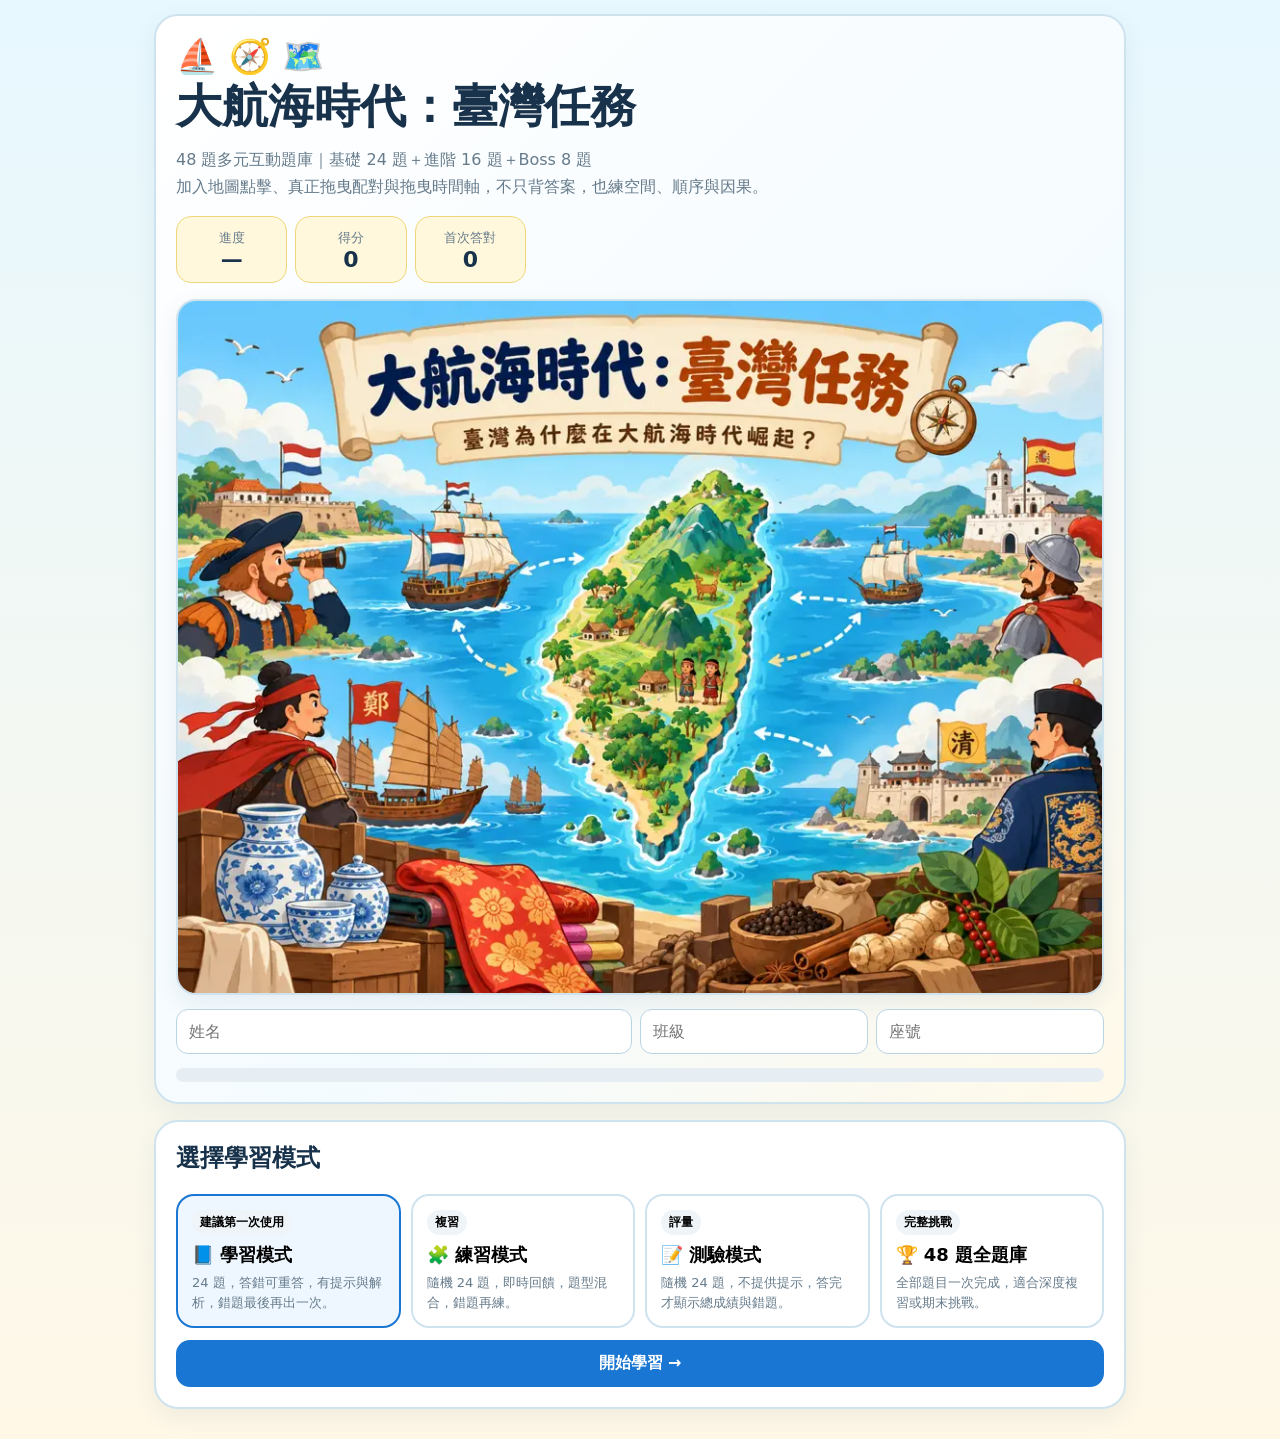
<file: index.html>
<!doctype html><html lang="zh-Hant"><head><meta charset="utf-8"><meta name="viewport" content="width=device-width,initial-scale=1"><title>大航海時代：臺灣任務｜48題多元互動題庫</title><link rel="stylesheet" href="app.css?v=5"><link rel="stylesheet" href="interactions.css?v=5"></head><body><main class="wrap"><section class="card hero"><div class="head"><div><div style="font-size:34px">⛵ 🧭 🗺️</div><h1 class="title">大航海時代：臺灣任務</h1><p class="sub">48 題多元互動題庫｜基礎 24 題＋進階 16 題＋Boss 8 題<br>加入地圖點擊、真正拖曳配對與拖曳時間軸，不只背答案，也練空間、順序與因果。</p></div><div class="stats"><div class="stat"><span class="small">進度</span><br><b id="stageStat">—</b></div><div class="stat"><span class="small">得分</span><br><b id="scoreStat">0</b></div><div class="stat"><span class="small">首次答對</span><br><b id="firstStat">0</b></div></div></div><div class="identity"><input id="studentName" placeholder="姓名"><input id="studentClass" placeholder="班級"><input id="studentNo" placeholder="座號"></div><div class="progress"><div class="bar" id="bar"></div></div></section><section class="card" id="modePanel"><h2 style="margin-top:0">選擇學習模式</h2><div class="modeGrid"><button class="mode active" data-mode="learn"><span class="modeTag">建議第一次使用</span><b>📘 學習模式</b><span class="small">24 題，答錯可重答，有提示與解析，錯題最後再出一次。</span></button><button class="mode" data-mode="practice"><span class="modeTag">複習</span><b>🧩 練習模式</b><span class="small">隨機 24 題，即時回饋，題型混合，錯題再練。</span></button><button class="mode" data-mode="test"><span class="modeTag">評量</span><b>📝 測驗模式</b><span class="small">隨機 24 題，不提供提示，答完才顯示總成績與錯題。</span></button><button class="mode" data-mode="full"><span class="modeTag">完整挑戰</span><b>🏆 48 題全題庫</b><span class="small">全部題目一次完成，適合深度複習或期末挑戰。</span></button></div><button class="start" id="startBtn">開始學習 →</button></section><section class="card hidden" id="game"><div class="chapter" id="chapter"></div><h2 class="qtitle" id="qtitle"></h2><div class="meta"><span class="pill" id="levelPill"></span><span class="pill" id="typePill"></span></div><div class="visual" id="visual"></div><div class="qtext" id="qtext"></div><div id="answerArea"></div><div class="feedback" id="feedback" aria-live="polite"></div><div class="hint" id="hintbox"></div><div class="actions"><button class="btn secondary" id="hintBtn">💡 使用提示</button><button class="btn ghost hidden" id="prevBtn">← 上一題</button><button class="btn primary hidden" id="nextBtn">下一題 →</button></div></section><section class="card result" id="result"><div class="grade" id="grade"></div><p id="summary"></p><div class="reportGrid"><div class="reportBox"><span class="small">正確率</span><br><b id="accuracy">0%</b></div><div class="reportBox"><span class="small">首次答對</span><br><b id="firstReport">0</b></div><div class="reportBox"><span class="small">錯題數</span><br><b id="wrongReport">0</b></div></div><div class="badgeRow" id="badges"></div><div class="certificate"><div style="font-size:40px">🏆</div><h2>大航海時代學習證書</h2><p id="certName"></p><p id="certMode"></p><p><b id="certScore"></b></p></div><h3>錯題回顧</h3><div class="review" id="review"></div><div class="actions"><button class="btn primary" id="restartBtn">重新選擇模式</button></div></section></main><script src="tracking-config.js?v=1"></script><script src="questions.js?v=5"></script><script src="app3.js?v=5"></script><script src="visuals.js?v=6"></script><script src="tracking.js?v=1"></script></body></html>
</file>
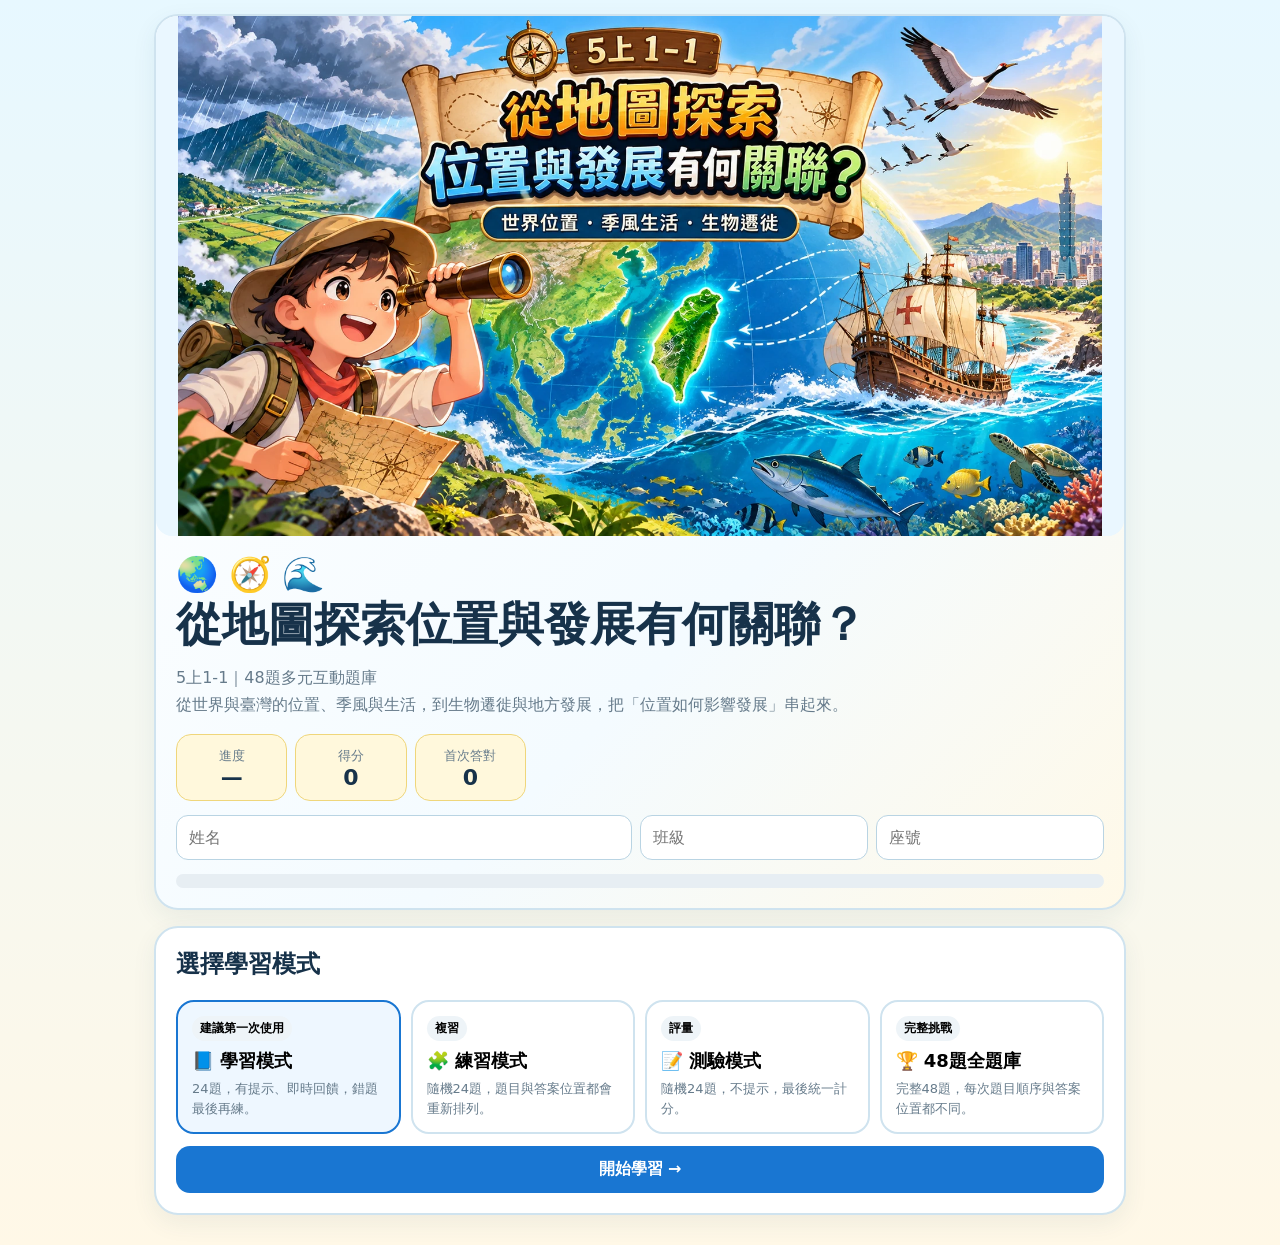
<file: 1-1/index.html>
<!doctype html><html lang="zh-Hant"><head><meta charset="utf-8"><meta name="viewport" content="width=device-width,initial-scale=1"><title>從地圖探索位置與發展有何關聯？｜1-1互動學習遊戲</title><link rel="stylesheet" href="app.css?v=3"></head><body><main class="wrap"><section class="card hero"><div class="heroBanner"><img src="images/hero-1-1.webp?v=3" alt="5上1-1 從地圖探索位置與發展有何關聯？主題圖"></div><div class="head"><div><div style="font-size:34px">🌏 🧭 🌊</div><h1 class="title">從地圖探索位置與發展有何關聯？</h1><p class="sub">5上1-1｜48題多元互動題庫<br>從世界與臺灣的位置、季風與生活，到生物遷徙與地方發展，把「位置如何影響發展」串起來。</p></div><div class="stats"><div class="stat"><span class="small">進度</span><br><b id="stageStat">—</b></div><div class="stat"><span class="small">得分</span><br><b id="scoreStat">0</b></div><div class="stat"><span class="small">首次答對</span><br><b id="firstStat">0</b></div></div></div><div class="identity"><input id="studentName" placeholder="姓名"><input id="studentClass" placeholder="班級"><input id="studentNo" placeholder="座號"></div><div class="progress"><div class="bar" id="bar"></div></div></section><section class="card" id="modePanel"><h2 style="margin-top:0">選擇學習模式</h2><div class="modeGrid"><button class="mode active" data-mode="learn"><span class="modeTag">建議第一次使用</span><b>📘 學習模式</b><span class="small">24題，有提示、即時回饋，錯題最後再練。</span></button><button class="mode" data-mode="practice"><span class="modeTag">複習</span><b>🧩 練習模式</b><span class="small">隨機24題，題目與答案位置都會重新排列。</span></button><button class="mode" data-mode="test"><span class="modeTag">評量</span><b>📝 測驗模式</b><span class="small">隨機24題，不提示，最後統一計分。</span></button><button class="mode" data-mode="full"><span class="modeTag">完整挑戰</span><b>🏆 48題全題庫</b><span class="small">完整48題，每次題目順序與答案位置都不同。</span></button></div><button class="start" id="startBtn">開始學習 →</button></section><section class="card hidden" id="game"><div class="chapter" id="chapter"></div><h2 class="qtitle" id="qtitle"></h2><div class="meta"><span class="pill" id="levelPill"></span><span class="pill" id="typePill"></span></div><div class="visual" id="visual"></div><div class="qtext" id="qtext"></div><div id="answerArea"></div><div class="feedback" id="feedback" aria-live="polite"></div><div class="hint" id="hintbox"></div><div class="actions"><button class="btn secondary" id="hintBtn">💡 使用提示</button><button class="btn primary hidden" id="nextBtn">下一題 →</button></div></section><section class="card result" id="result"><div class="grade" id="grade"></div><p id="summary"></p><div class="reportGrid"><div class="reportBox"><span class="small">正確率</span><br><b id="accuracy">0%</b></div><div class="reportBox"><span class="small">首次答對</span><br><b id="firstReport">0</b></div><div class="reportBox"><span class="small">錯題數</span><br><b id="wrongReport">0</b></div></div><div class="badgeRow" id="badges"></div><div class="certificate"><div style="font-size:42px">🧭</div><h2>地圖探索學習證書</h2><p>完成「從地圖探索位置與發展有何關聯？」學習挑戰</p><p id="certName"></p><p id="certMode"></p><p><b id="certScore"></b></p></div><h3>錯題回顧</h3><div class="review" id="review"></div><div class="actions"><button class="btn primary" id="restartBtn">重新選擇模式</button></div></section></main><script src="questions.js?v=2"></script><script src="app.js?v=2"></script><script src="visuals.js?v=5"></script></body></html>
</file>
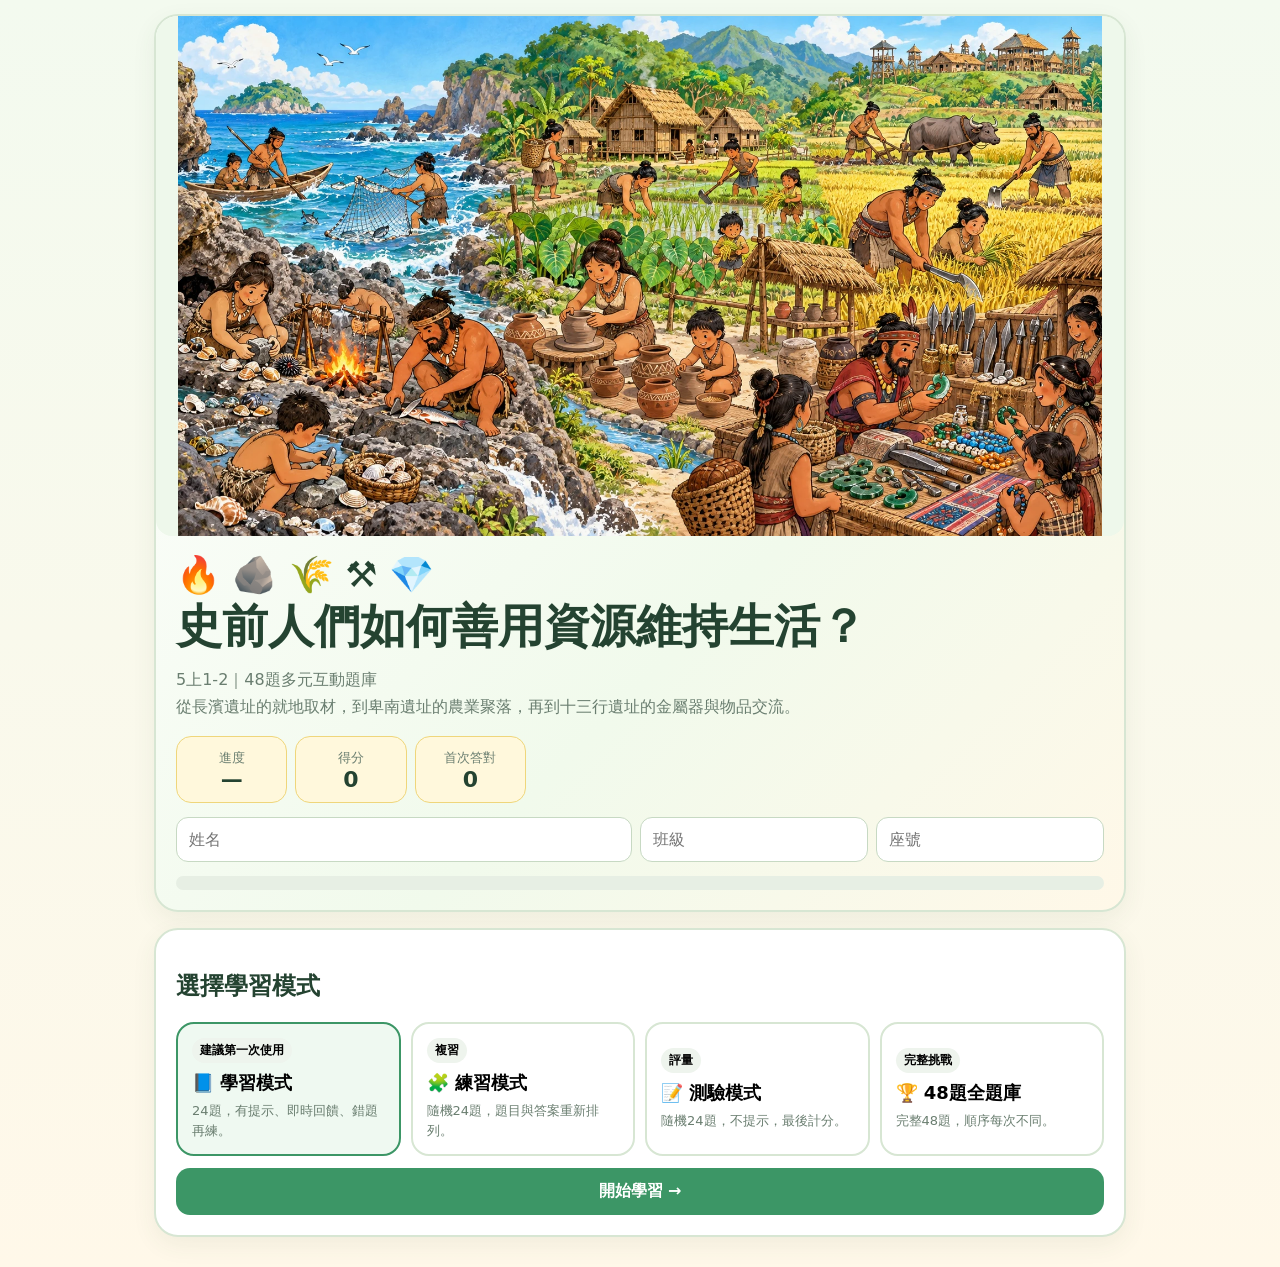
<file: 1-2/index.html>
<!doctype html><html lang="zh-Hant"><head><meta charset="utf-8"><meta name="viewport" content="width=device-width,initial-scale=1"><title>史前人們如何善用資源維持生活？｜1-2互動學習遊戲</title><link rel="stylesheet" href="app.css?v=5"></head><body><main class="wrap"><section class="card hero"><div class="heroBanner"><img src="images/hero-1-2.webp?v=5" alt="5上1-2 史前人們如何善用資源維持生活？主題圖"></div><div class="head"><div><div style="font-size:36px">🔥 🪨 🌾 ⚒️ 💎</div><h1 class="title">史前人們如何善用資源維持生活？</h1><p class="sub">5上1-2｜48題多元互動題庫<br>從長濱遺址的就地取材，到卑南遺址的農業聚落，再到十三行遺址的金屬器與物品交流。</p></div><div class="stats"><div class="stat"><span class="small">進度</span><br><b id="stageStat">—</b></div><div class="stat"><span class="small">得分</span><br><b id="scoreStat">0</b></div><div class="stat"><span class="small">首次答對</span><br><b id="firstStat">0</b></div></div></div><div class="identity"><input id="studentName" placeholder="姓名"><input id="studentClass" placeholder="班級"><input id="studentNo" placeholder="座號"></div><div class="progress"><div class="bar" id="bar"></div></div></section><section class="card" id="modePanel"><h2>選擇學習模式</h2><div class="modeGrid"><button class="mode active" data-mode="learn"><span class="modeTag">建議第一次使用</span><b>📘 學習模式</b><span class="small">24題，有提示、即時回饋、錯題再練。</span></button><button class="mode" data-mode="practice"><span class="modeTag">複習</span><b>🧩 練習模式</b><span class="small">隨機24題，題目與答案重新排列。</span></button><button class="mode" data-mode="test"><span class="modeTag">評量</span><b>📝 測驗模式</b><span class="small">隨機24題，不提示，最後計分。</span></button><button class="mode" data-mode="full"><span class="modeTag">完整挑戰</span><b>🏆 48題全題庫</b><span class="small">完整48題，順序每次不同。</span></button></div><button class="start" id="startBtn">開始學習 →</button></section><section class="card hidden" id="game"><div class="chapter" id="chapter"></div><h2 class="qtitle" id="qtitle"></h2><div class="meta"><span class="pill" id="levelPill"></span><span class="pill" id="typePill"></span></div><div class="visual" id="visual"></div><div class="qtext" id="qtext"></div><div id="answerArea"></div><div class="feedback" id="feedback"></div><div class="hint" id="hintbox"></div><div class="actions"><button class="btn secondary" id="hintBtn">💡 使用提示</button><button class="btn primary hidden" id="nextBtn">下一題 →</button></div></section><section class="card result" id="result"><div class="grade" id="grade"></div><p id="summary"></p><div class="reportGrid"><div class="reportBox"><span class="small">正確率</span><br><b id="accuracy">0%</b></div><div class="reportBox"><span class="small">首次答對</span><br><b id="firstReport">0</b></div><div class="reportBox"><span class="small">錯題數</span><br><b id="wrongReport">0</b></div></div><div class="certificate"><div style="font-size:42px">🏺</div><h2>史前資源探索學習證書</h2><p>完成「史前人們如何善用資源維持生活？」學習挑戰</p><p id="certName"></p><p id="certMode"></p><p><b id="certScore"></b></p></div><h3>錯題回顧</h3><div class="review" id="review"></div><div class="actions"><button class="btn primary" id="restartBtn">重新選擇模式</button></div></section></main><script src="questions.js?v=1"></script><script src="app.js?v=5"></script><script src="visuals.js?v=5"></script></body></html>
</file>
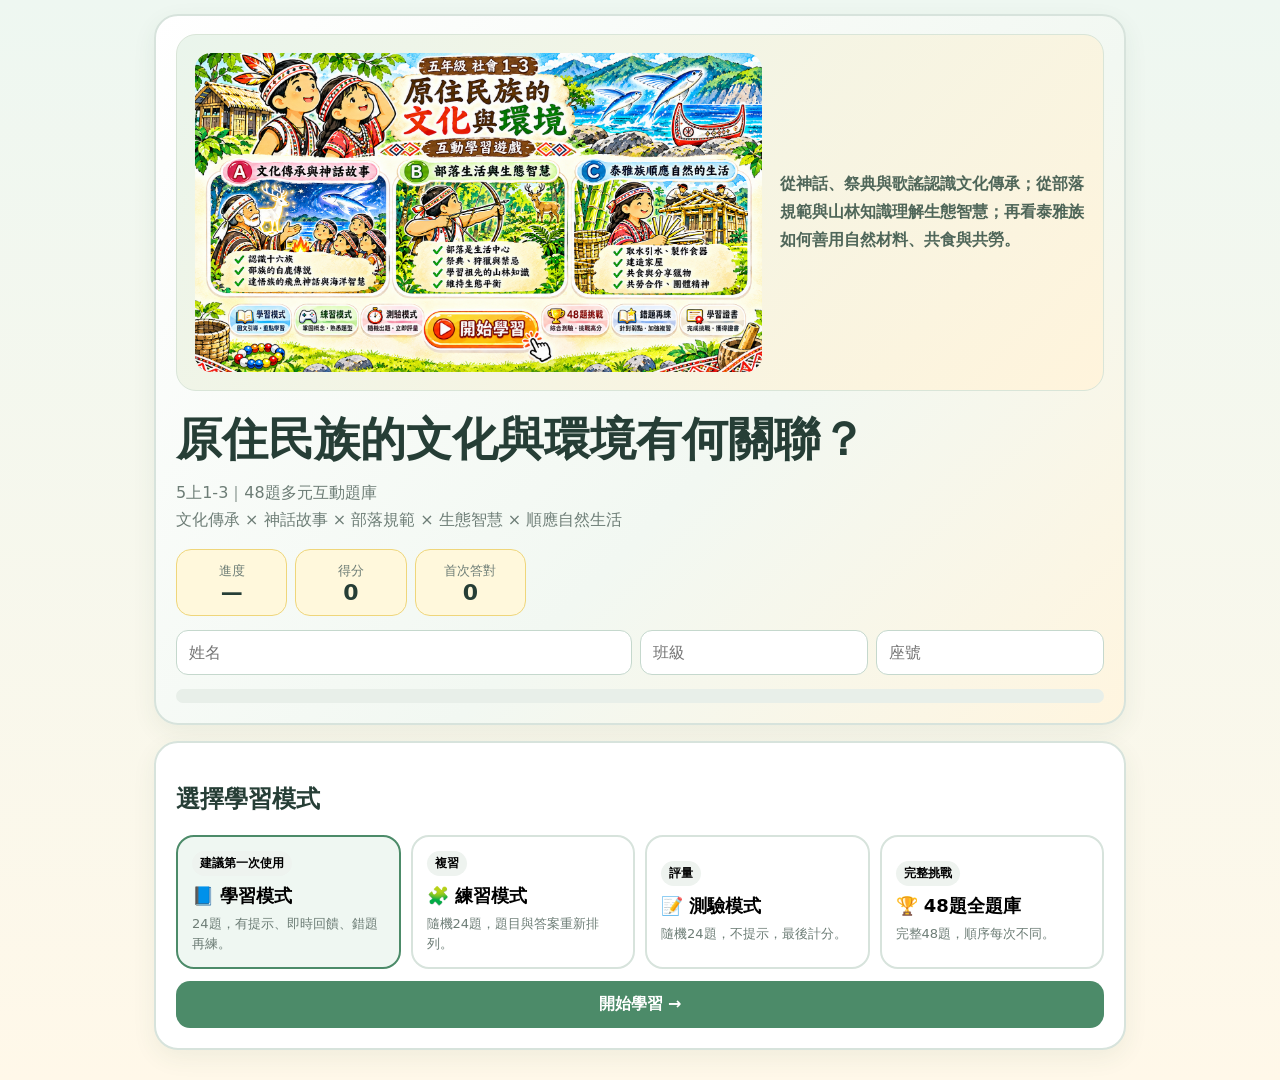
<file: 1-3/index.html>
<!doctype html><html lang="zh-Hant"><head><meta charset="utf-8"><meta name="viewport" content="width=device-width,initial-scale=1"><title>原住民族的文化與環境有何關聯？｜1-3互動學習遊戲</title><link rel="stylesheet" href="app.css?v=7"></head><body><main class="wrap"><section class="card hero"><div class="heroStage"><img class="heroMain" src="images/hero-1-3-main.png?v=7" alt="5上1-3 原住民族的文化與環境主題圖"><div class="heroNote">從神話、祭典與歌謠認識文化傳承；從部落規範與山林知識理解生態智慧；再看泰雅族如何善用自然材料、共食與共勞。</div></div><div class="head"><div><h1 class="title">原住民族的文化與環境有何關聯？</h1><p class="sub">5上1-3｜48題多元互動題庫<br>文化傳承 × 神話故事 × 部落規範 × 生態智慧 × 順應自然生活</p></div><div class="stats"><div class="stat"><span class="small">進度</span><br><b id="stageStat">—</b></div><div class="stat"><span class="small">得分</span><br><b id="scoreStat">0</b></div><div class="stat"><span class="small">首次答對</span><br><b id="firstStat">0</b></div></div></div><div class="identity"><input id="studentName" placeholder="姓名"><input id="studentClass" placeholder="班級"><input id="studentNo" placeholder="座號"></div><div class="progress"><div class="bar" id="bar"></div></div></section><section class="card" id="modePanel"><h2>選擇學習模式</h2><div class="modeGrid"><button class="mode active" data-mode="learn"><span class="modeTag">建議第一次使用</span><b>📘 學習模式</b><span class="small">24題，有提示、即時回饋、錯題再練。</span></button><button class="mode" data-mode="practice"><span class="modeTag">複習</span><b>🧩 練習模式</b><span class="small">隨機24題，題目與答案重新排列。</span></button><button class="mode" data-mode="test"><span class="modeTag">評量</span><b>📝 測驗模式</b><span class="small">隨機24題，不提示，最後計分。</span></button><button class="mode" data-mode="full"><span class="modeTag">完整挑戰</span><b>🏆 48題全題庫</b><span class="small">完整48題，順序每次不同。</span></button></div><button class="start" id="startBtn">開始學習 →</button></section><section class="card hidden" id="game"><div class="chapter" id="chapter"></div><h2 class="qtitle" id="qtitle"></h2><div class="meta"><span class="pill" id="levelPill"></span><span class="pill" id="typePill"></span></div><div class="visual" id="visual"></div><div class="qtext" id="qtext"></div><div id="answerArea"></div><div class="feedback" id="feedback"></div><div class="hint" id="hintbox"></div><div class="actions"><button class="btn secondary" id="hintBtn">💡 使用提示</button><button class="btn primary hidden" id="nextBtn">下一題 →</button></div></section><section class="card result" id="result"><div class="grade" id="grade"></div><p id="summary"></p><div class="reportGrid"><div class="reportBox"><span class="small">正確率</span><br><b id="accuracy">0%</b></div><div class="reportBox"><span class="small">首次答對</span><br><b id="firstReport">0</b></div><div class="reportBox"><span class="small">錯題數</span><br><b id="wrongReport">0</b></div></div><div class="certificate"><div style="font-size:42px">🌿</div><h2>文化與環境探索學習證書</h2><p>完成「原住民族的文化與環境有何關聯？」學習挑戰</p><p id="certName"></p><p id="certMode"></p><p><b id="certScore"></b></p></div><h3>錯題回顧</h3><div class="review" id="review"></div><div class="actions"><button class="btn primary" id="restartBtn">重新選擇模式</button></div></section></main><script src="questions.js?v=1"></script><script src="app.js?v=7"></script><script src="visuals.js?v=7"></script></body></html>
</file>
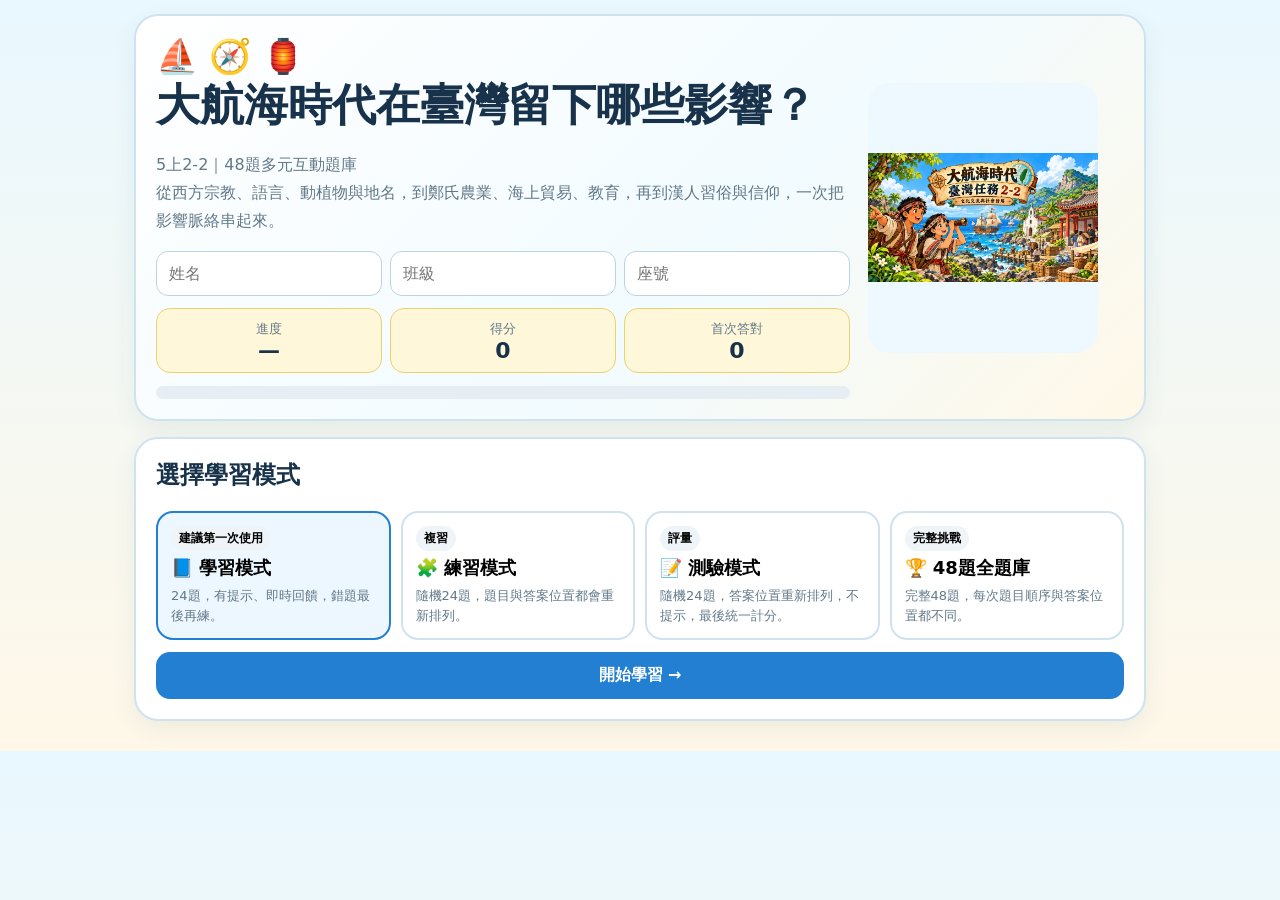
<file: 2-2/index.html>
<!doctype html><html lang="zh-Hant"><head><meta charset="utf-8"><meta name="viewport" content="width=device-width,initial-scale=1"><title>大航海時代在臺灣留下哪些影響？｜48題互動學習遊戲</title><link rel="stylesheet" href="app.css?v=1"></head><body><main class="wrap"><section class="card hero"><div class="heroGrid"><div><div style="font-size:34px">⛵ 🧭 🏮</div><h1 class="title">大航海時代在臺灣留下哪些影響？</h1><p class="sub">5上2-2｜48題多元互動題庫<br>從西方宗教、語言、動植物與地名，到鄭氏農業、海上貿易、教育，再到漢人習俗與信仰，一次把影響脈絡串起來。</p><div class="identity"><input id="studentName" placeholder="姓名"><input id="studentClass" placeholder="班級"><input id="studentNo" placeholder="座號"></div><div class="stats"><div class="stat"><span class="small">進度</span><br><b id="stageStat">—</b></div><div class="stat"><span class="small">得分</span><br><b id="scoreStat">0</b></div><div class="stat"><span class="small">首次答對</span><br><b id="firstStat">0</b></div></div><div class="progress"><div class="bar" id="bar"></div></div></div><div class="heroArt"><div class="big">🗺️</div><span class="mini a">⛪</span><span class="mini b">🌾</span><span class="mini c">⛵</span><span class="mini d">🛕</span></div></div></section><section class="card" id="modePanel"><h2 style="margin-top:0">選擇學習模式</h2><div class="modeGrid"><button class="mode active" data-mode="learn"><span class="tag">建議第一次使用</span><b>📘 學習模式</b><span class="small">24題，有提示、即時回饋，錯題最後再練。</span></button><button class="mode" data-mode="practice"><span class="tag">複習</span><b>🧩 練習模式</b><span class="small">隨機24題，題目與答案位置都會重新排列。</span></button><button class="mode" data-mode="test"><span class="tag">評量</span><b>📝 測驗模式</b><span class="small">隨機24題，答案位置重新排列，不提示，最後統一計分。</span></button><button class="mode" data-mode="full"><span class="tag">完整挑戰</span><b>🏆 48題全題庫</b><span class="small">完整48題，每次題目順序與答案位置都不同。</span></button></div><button class="start" id="startBtn">開始學習 →</button></section><section class="card hidden" id="game"><div class="chapter" id="chapter"></div><h2 class="qtitle" id="qtitle"></h2><div class="meta"><span class="pill" id="levelPill"></span><span class="pill" id="typePill"></span></div><div class="visual" id="visual"></div><div class="qtext" id="qtext"></div><div id="answerArea"></div><div class="feedback" id="feedback" aria-live="polite"></div><div class="hint" id="hintbox"></div><div class="actions"><button class="btn secondary" id="hintBtn">💡 使用提示</button><button class="btn primary hidden" id="nextBtn">下一題 →</button></div></section><section class="card result" id="result"><div class="grade" id="grade"></div><p id="summary"></p><div class="reportGrid"><div class="reportBox"><span class="small">正確率</span><br><b id="accuracy">0%</b></div><div class="reportBox"><span class="small">首次答對</span><br><b id="firstReport">0</b></div><div class="reportBox"><span class="small">錯題數</span><br><b id="wrongReport">0</b></div></div><div class="badgeRow" id="badges"></div><div class="certificate"><div style="font-size:44px">🏆</div><h2>臺灣影響探索達人獎狀</h2><p>恭喜完成「大航海時代在臺灣留下哪些影響？」學習挑戰</p><p id="certName"></p><p id="certMode"></p><p><b id="certScore"></b></p></div><h3>錯題回顧</h3><div class="review" id="review"></div><div class="actions"><button class="btn primary" id="restartBtn">重新選擇模式</button></div></section></main><script src="questions.js?v=1"></script><script src="fixes.js?v=1"></script><script src="app.js?v=3"></script><script src="visuals.js?v=10"></script></body></html>
</file>
<file: app.css>
:root{--ink:#17324a;--muted:#667b8b;--line:#cfe3ef;--blue:#1976d2;--green:#2f9b62;--gold:#f2b43d;--red:#d9534f;--purple:#7b61c8;--bg:#edf9ff;--card:#fff}*{box-sizing:border-box}body{margin:0;font-family:"Noto Sans TC","PingFang TC","Microsoft JhengHei",system-ui,sans-serif;background:linear-gradient(180deg,#e7f8ff,#fff8e7);color:var(--ink)}button,input,select{font:inherit}.wrap{max-width:1000px;margin:auto;padding:14px}.card{background:#fff;border:2px solid var(--line);border-radius:24px;padding:20px;margin-bottom:16px;box-shadow:0 8px 24px rgba(25,70,100,.07)}.hero{background:linear-gradient(135deg,#fff,#f4fbff 62%,#fff9e8)}.head{display:flex;gap:16px;justify-content:space-between;align-items:flex-start;flex-wrap:wrap}.title{font-size:clamp(28px,6vw,46px);font-weight:950;margin:0}.sub{color:var(--muted);line-height:1.7;margin:.5rem 0 0}.stats{display:grid;grid-template-columns:repeat(3,1fr);gap:8px;min-width:min(100%,350px)}.stat{padding:10px;border-radius:15px;background:#fff8dc;border:1px solid #efd67b;text-align:center}.stat b{font-size:22px}.small{font-size:13px;color:var(--muted)}.identity{display:grid;grid-template-columns:2fr 1fr 1fr;gap:8px;margin-top:14px}.identity input{padding:12px;border:1px solid #b9d4e3;border-radius:12px}.progress{height:14px;background:#e7eef3;border-radius:99px;overflow:hidden;margin-top:14px}.bar{height:100%;width:0;background:linear-gradient(90deg,#2795dd,#49b979);transition:.25s}.modeGrid{display:grid;grid-template-columns:repeat(4,1fr);gap:10px}.mode{border:2px solid var(--line);border-radius:18px;padding:14px;background:#fff;cursor:pointer;text-align:left}.mode:hover{border-color:#78bce5}.mode b{display:block;font-size:18px;margin-bottom:5px}.mode.active{border-color:var(--blue);background:#eef7ff}.modeTag{display:inline-block;padding:4px 8px;border-radius:999px;background:#eef4f8;font-size:12px;font-weight:900;margin-bottom:8px}.start{width:100%;margin-top:12px;background:var(--blue);color:#fff;border:0;border-radius:14px;padding:13px 18px;font-weight:900;cursor:pointer}.chapter{font-weight:900;color:var(--blue);font-size:14px;margin-bottom:5px}.qtitle{font-size:clamp(23px,4.5vw,31px);margin:0;font-weight:950}.meta{display:flex;gap:8px;flex-wrap:wrap;margin:7px 0}.pill{font-size:12px;font-weight:900;padding:5px 9px;border-radius:999px;background:#eef7fc;border:1px solid #bdd9e9}.pill.advanced{background:#f7f0ff;border-color:#d6c5f4}.pill.boss{background:#fff3dc;border-color:#f0cd83}.visual{margin:13px 0;border-radius:20px;overflow:hidden;border:2px solid #bcdbea;background:#f7fcff;min-height:220px;display:grid;place-items:center;position:relative}.visual img{width:100%;height:100%;max-height:360px;object-fit:cover;display:block}.fallback{padding:28px;text-align:center;color:#527086;font-weight:850;line-height:1.6}.fallback .emoji{font-size:62px;display:block}.sourceTag{position:absolute;right:9px;bottom:9px;background:rgba(255,255,255,.92);border-radius:999px;padding:5px 9px;font-size:12px;font-weight:800}.qtext{font-size:19px;line-height:1.7;font-weight:850;margin:12px 0}.choices{display:grid;grid-template-columns:repeat(2,minmax(0,1fr));gap:10px}.choice{min-height:58px;border:2px solid var(--line);border-radius:15px;background:#fff;padding:11px 13px;text-align:left;font-weight:850;color:var(--ink);cursor:pointer}.choice:hover{border-color:#79bde5}.choice.correct{background:#e8f8ee;border-color:#4bad6c}.choice.wrong{background:#fff0ee;border-color:#df786f}.choice:disabled{cursor:default;opacity:.95}.letter{display:inline-grid;place-items:center;width:30px;height:30px;border-radius:50%;color:#fff;margin-right:8px;font-weight:950}.choice:nth-child(1) .letter{background:#d94a43}.choice:nth-child(2) .letter{background:#2c7cd6}.choice:nth-child(3) .letter{background:#279958}.choice:nth-child(4) .letter{background:#ed7a2b}.choice:nth-child(5) .letter{background:#7b61c8}.multiList{display:grid;gap:9px}.multiItem{display:flex;gap:10px;align-items:flex-start;border:2px solid var(--line);border-radius:14px;padding:11px;background:#fff;font-weight:800}.multiItem input{width:20px;height:20px;margin-top:2px}.pairGrid{display:grid;gap:10px}.pairRow{display:grid;grid-template-columns:1.2fr 1fr;gap:9px;align-items:center;border:1px solid var(--line);border-radius:13px;padding:10px;background:#fbfdff}.pairRow select{padding:10px;border:1px solid #b9d4e3;border-radius:10px;background:white}.sequence{display:grid;grid-template-columns:repeat(4,minmax(0,1fr));gap:8px}.seqBtn{border:2px solid var(--line);border-radius:14px;background:#fff;padding:10px;font-weight:900;cursor:pointer;min-height:82px}.seqBtn.selected{background:#e8f8ee;border-color:#4bad6c}.track{margin-top:10px;border:1px dashed #8fc8e7;background:#f6fbff;border-radius:14px;padding:12px;min-height:50px;font-weight:900;line-height:1.7}.feedback{min-height:34px;font-weight:900;line-height:1.6;margin-top:11px}.hint{display:none;background:#fff8dc;border:1px solid #e9d172;border-radius:14px;padding:12px;margin-top:10px;font-weight:750}.hint.show{display:block}.actions{display:flex;gap:9px;flex-wrap:wrap;margin-top:12px}.btn{border:0;border-radius:14px;padding:11px 16px;font-weight:900;cursor:pointer}.primary{background:var(--blue);color:#fff}.secondary{background:#edf4f8;color:var(--ink)}.ghost{background:#fff;border:1px solid var(--line)}.hidden{display:none!important}.result{display:none}.result.show{display:block}.grade{font-size:clamp(30px,6vw,50px);font-weight:950}.certificate{padding:20px;border:4px double #d5b257;border-radius:18px;background:#fffdf4;text-align:center;margin:14px 0}.review{display:grid;gap:9px}.reviewItem{border:1px solid var(--line);border-radius:12px;padding:10px 12px;background:#f8fbfd}.badgeRow{display:flex;flex-wrap:wrap;gap:7px}.badge{padding:7px 10px;border:1px solid #bdd8e7;border-radius:999px;background:#eef7fc;font-weight:850}.reportGrid{display:grid;grid-template-columns:repeat(3,1fr);gap:9px;margin:12px 0}.reportBox{border:1px solid var(--line);border-radius:13px;padding:12px;background:#fafcfe;text-align:center}.reportBox b{font-size:24px}@media(max-width:760px){.wrap{padding:8px}.card{padding:15px;border-radius:18px}.modeGrid{grid-template-columns:1fr 1fr}.choices{grid-template-columns:1fr}.identity{grid-template-columns:1fr}.sequence{grid-template-columns:1fr 1fr}.pairRow{grid-template-columns:1fr}.stats,.reportGrid{width:100%;grid-template-columns:repeat(3,1fr)}.visual{min-height:180px}}
</file>
<file: interactions.css>
.interactionNote{margin:8px 0 12px;padding:9px 12px;border-radius:12px;background:#eef8ff;color:#466579;font-weight:750}.dragPool{display:flex;flex-wrap:wrap;gap:9px;padding:12px;border:1px dashed #9fc8df;border-radius:15px;background:#f8fcff;margin-bottom:12px}.dragChip{border:2px solid #b8d5e6;background:#fff;border-radius:14px;padding:10px 12px;font-weight:850;color:#18324a;cursor:grab}.dragChip.dragging{opacity:.45}.dragChip.tapSelected{outline:4px solid #ffd760}.dragChip.used{opacity:.45}.dragBoard{display:grid;gap:10px}.dragRow{display:grid;grid-template-columns:minmax(150px,1fr) minmax(190px,1.2fr);gap:10px;align-items:center}.dragPrompt{font-weight:900}.dropZone,.sequenceSlot{min-height:58px;border:2px dashed #9abfd4;border-radius:14px;display:flex;align-items:center;justify-content:center;text-align:center;padding:9px;background:#fff}.dropZone.over,.sequenceSlot.over,.mapDrop.over{background:#fff7cf;border-color:#e9bb38}.dropZone.filled,.sequenceSlot.filled,.mapDrop.filled{background:#e9f8ee;border-style:solid;border-color:#58aa75}.sequenceSlots{display:grid;grid-template-columns:repeat(auto-fit,minmax(130px,1fr));gap:9px;margin-bottom:12px}.sequenceSlot{position:relative;padding-top:25px}.slotNo{position:absolute;top:5px;left:8px;width:24px;height:24px;border-radius:50%;background:#1976d2;color:white;display:grid;place-items:center;font-weight:900}.sequenceChip{display:flex;flex-direction:column;gap:3px}.twMap{position:relative;width:min(100%,540px);height:520px;margin:12px auto 16px;background:linear-gradient(#dff5ff,#cfeeff);border:2px solid #a7d4eb;border-radius:24px;overflow:hidden}.island{position:absolute;left:43%;top:8%;width:19%;height:82%;background:linear-gradient(160deg,#9fd18b,#68b66d);border:4px solid #4d9b61;border-radius:48% 52% 52% 48% / 12% 15% 85% 88%;transform:rotate(11deg);box-shadow:0 5px 12px rgba(0,0,0,.12)}.northLabel,.southLabel{position:absolute;left:50%;transform:translateX(-50%) rotate(-11deg);font-size:12px;font-weight:900;color:#275638}.northLabel{top:5%}.southLabel{bottom:5%}.mapPin{position:absolute;z-index:3;border:2px solid #fff;background:#1976d2;color:#fff;border-radius:999px;padding:7px 11px;font-weight:900;box-shadow:0 3px 8px rgba(0,0,0,.18);cursor:pointer}.mapPin.selected{background:#f59f21;transform:scale(1.08)}.northEast{top:12%;left:58%}.northWest{top:16%;left:35%}.centralWest{top:48%;left:30%}.south{top:79%;left:43%}.northArea{top:18%;left:38%}.centralArea{top:48%;left:57%}.southArea{top:76%;left:43%}.eastArea{top:48%;left:65%}.mapDrop{position:absolute;z-index:4;width:150px;min-height:72px;border:2px dashed #416b84;border-radius:14px;background:rgba(255,255,255,.93);padding:8px;text-align:center;display:flex;flex-direction:column;justify-content:center}.mapDrop b{font-size:15px}.mapDrop span{font-size:12px;color:#577083}.mapDrop.northArea{top:13%;left:52%}.mapDrop.centralWest{top:43%;left:13%}.mapDrop.southArea{top:75%;left:47%}@media(max-width:650px){.dragRow{grid-template-columns:1fr}.twMap{height:430px}.mapDrop{width:125px}.mapDrop.centralWest{left:5%}.mapDrop.northArea{left:53%}.sequenceSlots{grid-template-columns:1fr 1fr}}
</file>
<file: 1-1/app.css>
:root{--ink:#17324a;--muted:#667b8b;--line:#cfe3ef;--blue:#1976d2;--green:#2f9b62;--gold:#f2b43d;--red:#d9534f;--purple:#7b61c8;--bg:#edf9ff;--card:#fff}*{box-sizing:border-box}body{margin:0;font-family:"Noto Sans TC","PingFang TC","Microsoft JhengHei",system-ui,sans-serif;background:linear-gradient(180deg,#e7f8ff,#fff8e7);color:var(--ink)}button,input,select{font:inherit}.wrap{max-width:1000px;margin:auto;padding:14px}.card{background:#fff;border:2px solid var(--line);border-radius:24px;padding:20px;margin-bottom:16px;box-shadow:0 8px 24px rgba(25,70,100,.07)}.hero{background:linear-gradient(135deg,#fff,#f4fbff 62%,#fff9e8)}.heroBanner{margin:-20px -20px 18px;border-radius:22px 22px 16px 16px;overflow:hidden;background:#eaf7ff}.heroBanner img{display:block;width:100%;height:auto;max-height:520px;object-fit:contain}.head{display:flex;gap:16px;justify-content:space-between;align-items:flex-start;flex-wrap:wrap}.title{font-size:clamp(28px,6vw,46px);font-weight:950;margin:0}.sub{color:var(--muted);line-height:1.7;margin:.5rem 0 0}.stats{display:grid;grid-template-columns:repeat(3,1fr);gap:8px;min-width:min(100%,350px)}.stat{padding:10px;border-radius:15px;background:#fff8dc;border:1px solid #efd67b;text-align:center}.stat b{font-size:22px}.small{font-size:13px;color:var(--muted)}.identity{display:grid;grid-template-columns:2fr 1fr 1fr;gap:8px;margin-top:14px}.identity input{padding:12px;border:1px solid #b9d4e3;border-radius:12px}.progress{height:14px;background:#e7eef3;border-radius:99px;overflow:hidden;margin-top:14px}.bar{height:100%;width:0;background:linear-gradient(90deg,#2795dd,#49b979);transition:.25s}.modeGrid{display:grid;grid-template-columns:repeat(4,1fr);gap:10px}.mode{border:2px solid var(--line);border-radius:18px;padding:14px;background:#fff;cursor:pointer;text-align:left}.mode:hover{border-color:#78bce5}.mode b{display:block;font-size:18px;margin-bottom:5px}.mode.active{border-color:var(--blue);background:#eef7ff}.modeTag{display:inline-block;padding:4px 8px;border-radius:999px;background:#eef4f8;font-size:12px;font-weight:900;margin-bottom:8px}.start{width:100%;margin-top:12px;background:var(--blue);color:#fff;border:0;border-radius:14px;padding:13px 18px;font-weight:900;cursor:pointer}.chapter{font-weight:900;color:var(--blue);font-size:14px;margin-bottom:5px}.qtitle{font-size:clamp(23px,4.5vw,31px);margin:0;font-weight:950}.meta{display:flex;gap:8px;flex-wrap:wrap;margin:7px 0}.pill{font-size:12px;font-weight:900;padding:5px 9px;border-radius:999px;background:#eef7fc;border:1px solid #bdd9e9}.pill.advanced{background:#f7f0ff;border-color:#d6c5f4}.pill.boss{background:#fff3dc;border-color:#f0cd83}.visual{margin:13px 0;border-radius:20px;overflow:hidden;border:2px solid #bcdbea;background:linear-gradient(135deg,#f7fcff,#fff9ea);min-height:190px;display:grid;place-items:center;position:relative;padding:10px}.visual img{width:min(100%,820px);height:auto;max-height:430px;object-fit:contain;display:block;border-radius:15px}.fallback{padding:28px;text-align:center;color:#527086;font-weight:850;line-height:1.6}.fallback .emoji{font-size:62px;display:block}.sourceTag{position:absolute;right:9px;bottom:9px;background:rgba(255,255,255,.92);border-radius:999px;padding:5px 9px;font-size:12px;font-weight:800}.qtext{font-size:19px;line-height:1.7;font-weight:850;margin:12px 0}.choices{display:grid;grid-template-columns:repeat(2,minmax(0,1fr));gap:10px}.choice{min-height:58px;border:2px solid var(--line);border-radius:15px;background:#fff;padding:11px 13px;text-align:left;font-weight:850;color:var(--ink);cursor:pointer}.choice:hover{border-color:#79bde5}.choice.correct{background:#e8f8ee;border-color:#4bad6c}.choice.wrong{background:#fff0ee;border-color:#df786f}.choice:disabled{cursor:default;opacity:.95}.letter{display:inline-grid;place-items:center;width:30px;height:30px;border-radius:50%;color:#fff;margin-right:8px;font-weight:950}.choice:nth-child(1) .letter{background:#d94a43}.choice:nth-child(2) .letter{background:#2c7cd6}.choice:nth-child(3) .letter{background:#279958}.choice:nth-child(4) .letter{background:#ed7a2b}.choice:nth-child(5) .letter{background:#7b61c8}.choice:nth-child(6) .letter{background:#5f6f7c}.multiList{display:grid;gap:9px}.multiItem{display:flex;gap:10px;align-items:flex-start;border:2px solid var(--line);border-radius:14px;padding:11px;background:#fff;font-weight:800}.multiItem input{width:20px;height:20px;margin-top:2px}.dragPool{display:flex;flex-wrap:wrap;gap:8px;margin:10px 0}.dragChip{border:2px solid #9cc9e5;background:#eef8ff;border-radius:13px;padding:10px 12px;font-weight:850;cursor:grab}.dragChip.used{opacity:.36}.dragChip.tapSelected{outline:3px solid #f0bd4a}.dragBoard,.sequenceSlots{display:grid;gap:9px}.dragRow{display:grid;grid-template-columns:1fr 1.2fr;gap:8px;align-items:center}.dragPrompt,.dropZone,.sequenceSlot{border:1px solid var(--line);border-radius:13px;padding:11px;background:#fbfdff}.dropZone,.sequenceSlot{border-style:dashed;min-height:50px}.filled{background:#eaf8ef;border-color:#64b780}.sequenceSlot{display:flex;gap:10px;align-items:center}.slotNo{width:30px;height:30px;border-radius:50%;display:grid;place-items:center;background:var(--blue);color:#fff;font-weight:950}.interactionNote{font-size:13px;color:var(--muted);margin:6px 0 10px}.feedback{min-height:34px;font-weight:900;line-height:1.6;margin-top:11px}.hint{display:none;background:#fff8dc;border:1px solid #e9d172;border-radius:14px;padding:12px;margin-top:10px;font-weight:750}.hint.show{display:block}.actions{display:flex;gap:9px;flex-wrap:wrap;margin-top:12px}.btn{border:0;border-radius:14px;padding:11px 16px;font-weight:900;cursor:pointer}.primary{background:var(--blue);color:#fff}.secondary{background:#edf4f8;color:var(--ink)}.hidden{display:none!important}.result{display:none}.result.show{display:block}.grade{font-size:clamp(30px,6vw,50px);font-weight:950}.certificate{padding:20px;border:4px double #d5b257;border-radius:18px;background:#fffdf4;text-align:center;margin:14px 0}.review{display:grid;gap:9px}.reviewItem{border:1px solid var(--line);border-radius:12px;padding:10px 12px;background:#f8fbfd}.badgeRow{display:flex;flex-wrap:wrap;gap:7px}.badge{padding:7px 10px;border:1px solid #bdd8e7;border-radius:999px;background:#eef7fc;font-weight:850}.reportGrid{display:grid;grid-template-columns:repeat(3,1fr);gap:9px;margin:12px 0}.reportBox{border:1px solid var(--line);border-radius:13px;padding:12px;background:#fafcfe;text-align:center}.reportBox b{font-size:24px}@media(max-width:760px){.wrap{padding:8px}.card{padding:15px;border-radius:18px}.heroBanner{margin:-15px -15px 14px;border-radius:16px 16px 12px 12px}.heroBanner img{max-height:none}.modeGrid{grid-template-columns:1fr 1fr}.choices{grid-template-columns:1fr}.identity{grid-template-columns:1fr}.dragRow{grid-template-columns:1fr}.stats,.reportGrid{width:100%;grid-template-columns:repeat(3,1fr)}.visual{min-height:150px}.visual img{width:100%;max-height:none}}
</file>
<file: 1-2/app.css>
:root{--ink:#244331;--muted:#6a7e70;--line:#d7e6d3;--green:#3c9666;--gold:#dca943;--bg:#f5fbf2;--card:#fff}*{box-sizing:border-box}body{margin:0;font-family:"Noto Sans TC","PingFang TC","Microsoft JhengHei",system-ui,sans-serif;background:linear-gradient(180deg,#f3faef,#fff8e9);color:var(--ink)}button,input{font:inherit}.wrap{max-width:1000px;margin:auto;padding:14px}.card{background:#fff;border:2px solid var(--line);border-radius:24px;padding:20px;margin-bottom:16px;box-shadow:0 8px 24px rgba(50,90,55,.07)}.hero{background:linear-gradient(135deg,#fff,#f1faec 62%,#fff8e8)}.heroBanner{margin:-20px -20px 18px;border-radius:22px 22px 16px 16px;overflow:hidden;background:#eef8eb}.heroBanner img{display:block;width:100%;height:auto;max-height:520px;object-fit:contain}.head{display:flex;gap:16px;justify-content:space-between;align-items:flex-start;flex-wrap:wrap}.title{font-size:clamp(28px,6vw,46px);font-weight:950;margin:0}.sub{color:var(--muted);line-height:1.7;margin:.5rem 0 0}.stats{display:grid;grid-template-columns:repeat(3,1fr);gap:8px;min-width:min(100%,350px)}.stat{padding:10px;border-radius:15px;background:#fff8dc;border:1px solid #efd67b;text-align:center}.stat b{font-size:22px}.small{font-size:13px;color:var(--muted)}.identity{display:grid;grid-template-columns:2fr 1fr 1fr;gap:8px;margin-top:14px}.identity input{padding:12px;border:1px solid #c7d9c3;border-radius:12px}.progress{height:14px;background:#e7efe4;border-radius:99px;overflow:hidden;margin-top:14px}.bar{height:100%;width:0;background:linear-gradient(90deg,#53a971,#d6aa43);transition:.25s}.modeGrid{display:grid;grid-template-columns:repeat(4,1fr);gap:10px}.mode{border:2px solid var(--line);border-radius:18px;padding:14px;background:#fff;cursor:pointer;text-align:left}.mode b{display:block;font-size:18px;margin-bottom:5px}.mode.active{border-color:var(--green);background:#eff9f1}.modeTag{display:inline-block;padding:4px 8px;border-radius:999px;background:#eef4ed;font-size:12px;font-weight:900;margin-bottom:8px}.start{width:100%;margin-top:12px;background:var(--green);color:#fff;border:0;border-radius:14px;padding:13px 18px;font-weight:900;cursor:pointer}.chapter{font-weight:900;color:var(--green);font-size:14px;margin-bottom:5px}.qtitle{font-size:clamp(23px,4.5vw,31px);margin:0;font-weight:950}.meta{display:flex;gap:8px;flex-wrap:wrap;margin:7px 0}.pill{font-size:12px;font-weight:900;padding:5px 9px;border-radius:999px;background:#eef7ef;border:1px solid #c8ddc5}.pill.advanced{background:#f7f0ff;border-color:#d6c5f4}.pill.boss{background:#fff3dc;border-color:#f0cd83}.visual{margin:13px 0;border-radius:20px;overflow:hidden;border:2px solid #c8dfc5;background:linear-gradient(135deg,#f7fcf5,#fff9ea);min-height:180px;display:grid;place-items:center;padding:12px;position:relative}.visual img{display:block;width:min(100%,860px);height:auto;max-height:520px;object-fit:contain;border-radius:16px}.sourceTag{position:absolute;right:10px;bottom:10px;background:rgba(255,255,255,.93);border:1px solid #d7e6d3;border-radius:999px;padding:5px 9px;font-size:12px;font-weight:800}.fallback{text-align:center;font-weight:850;color:#607768;line-height:1.7}.fallback .emoji{font-size:64px;display:block}.qtext{font-size:19px;line-height:1.7;font-weight:850;margin:12px 0}.choices{display:grid;grid-template-columns:repeat(2,minmax(0,1fr));gap:10px}.choice{min-height:58px;border:2px solid var(--line);border-radius:15px;background:#fff;padding:11px 13px;text-align:left;font-weight:850;color:var(--ink);cursor:pointer}.choice.correct{background:#e8f8ee;border-color:#4bad6c}.choice.wrong{background:#fff0ee;border-color:#df786f}.letter{display:inline-grid;place-items:center;width:30px;height:30px;border-radius:50%;background:var(--green);color:#fff;margin-right:8px;font-weight:950}.multiList{display:grid;gap:9px}.multiItem{display:flex;gap:10px;align-items:flex-start;border:2px solid var(--line);border-radius:14px;padding:11px;background:#fff;font-weight:800}.multiItem input{width:20px;height:20px;margin-top:2px}.dragPool{display:flex;flex-wrap:wrap;gap:8px;margin:10px 0}.dragChip{border:2px solid #acd1af;background:#eff9f1;border-radius:13px;padding:10px 12px;font-weight:850;cursor:grab}.dragChip.used{opacity:.36}.dragChip.tapSelected{outline:3px solid #e4bc52}.dragBoard,.sequenceSlots{display:grid;gap:9px}.dragRow{display:grid;grid-template-columns:1fr 1.2fr;gap:8px}.dragPrompt,.dropZone,.sequenceSlot{border:1px solid var(--line);border-radius:13px;padding:11px;background:#fbfdfb}.dropZone,.sequenceSlot{border-style:dashed;min-height:50px}.filled{background:#eaf8ef;border-color:#64b780}.sequenceSlot{display:flex;gap:10px;align-items:center}.slotNo{width:30px;height:30px;border-radius:50%;display:grid;place-items:center;background:var(--green);color:#fff;font-weight:950}.interactionNote{font-size:13px;color:var(--muted);margin:6px 0 10px}.feedback{min-height:34px;font-weight:900;line-height:1.6;margin-top:11px}.hint{display:none;background:#fff8dc;border:1px solid #e9d172;border-radius:14px;padding:12px;margin-top:10px;font-weight:750}.hint.show{display:block}.actions{display:flex;gap:9px;flex-wrap:wrap;margin-top:12px}.btn{border:0;border-radius:14px;padding:11px 16px;font-weight:900;cursor:pointer}.primary{background:var(--green);color:#fff}.secondary{background:#edf4ed;color:var(--ink)}.hidden{display:none!important}.result{display:none}.result.show{display:block}.grade{font-size:clamp(30px,6vw,50px);font-weight:950}.certificate{padding:20px;border:4px double #d5b257;border-radius:18px;background:#fffdf4;text-align:center;margin:14px 0}.review{display:grid;gap:9px}.reviewItem{border:1px solid var(--line);border-radius:12px;padding:10px 12px;background:#f8fbf7}.badgeRow{display:flex;flex-wrap:wrap;gap:7px}.badge{padding:7px 10px;border:1px solid #c6ddc3;border-radius:999px;background:#eef7ef;font-weight:850}.reportGrid{display:grid;grid-template-columns:repeat(3,1fr);gap:9px;margin:12px 0}.reportBox{border:1px solid var(--line);border-radius:13px;padding:12px;background:#fafcfa;text-align:center}.reportBox b{font-size:24px}@media(max-width:760px){.wrap{padding:8px}.card{padding:15px;border-radius:18px}.heroBanner{margin:-15px -15px 14px;border-radius:16px 16px 12px 12px}.heroBanner img{max-height:none}.modeGrid{grid-template-columns:1fr 1fr}.choices{grid-template-columns:1fr}.identity{grid-template-columns:1fr}.dragRow{grid-template-columns:1fr}.stats,.reportGrid{width:100%;grid-template-columns:repeat(3,1fr)}}
</file>
<file: 1-3/app.css>
:root{--ink:#263e36;--muted:#6d7d76;--line:#d7e3dc;--green:#4c8b69;--gold:#d6a858;--sand:#f7f1e2;--card:#fff}*{box-sizing:border-box}body{margin:0;font-family:"Noto Sans TC","PingFang TC","Microsoft JhengHei",system-ui,sans-serif;background:linear-gradient(180deg,#eef7f1,#fff8e9);color:var(--ink)}button,input{font:inherit}.wrap{max-width:1000px;margin:auto;padding:14px}.card{background:#fff;border:2px solid var(--line);border-radius:24px;padding:20px;margin-bottom:16px;box-shadow:0 8px 24px rgba(48,82,63,.07)}.hero{background:linear-gradient(135deg,#fff,#f2f8f2 60%,#fff5df)}.heroStage{margin:-2px 0 18px;padding:18px;border-radius:20px;background:linear-gradient(135deg,#eaf5ec,#fff4dc);border:1px solid #d9e5d8;display:grid;grid-template-columns:1.3fr .7fr;gap:18px;align-items:center}.heroMain{display:block;width:100%;height:auto;max-height:520px;object-fit:contain;border-radius:16px}.heroArt{font-size:clamp(46px,8vw,92px);line-height:1.15;text-align:center;letter-spacing:6px}.heroNote{font-weight:850;line-height:1.75;color:#4f6659}.head{display:flex;gap:16px;justify-content:space-between;align-items:flex-start;flex-wrap:wrap}.title{font-size:clamp(28px,6vw,46px);font-weight:950;margin:0}.sub{color:var(--muted);line-height:1.7;margin:.5rem 0 0}.stats{display:grid;grid-template-columns:repeat(3,1fr);gap:8px;min-width:min(100%,350px)}.stat{padding:10px;border-radius:15px;background:#fff8dc;border:1px solid #efd67b;text-align:center}.stat b{font-size:22px}.small{font-size:13px;color:var(--muted)}.identity{display:grid;grid-template-columns:2fr 1fr 1fr;gap:8px;margin-top:14px}.identity input{padding:12px;border:1px solid #c5d8cd;border-radius:12px}.progress{height:14px;background:#e8efe9;border-radius:99px;overflow:hidden;margin-top:14px}.bar{height:100%;width:0;background:linear-gradient(90deg,#5a9a73,#d5aa59);transition:.25s}.modeGrid{display:grid;grid-template-columns:repeat(4,1fr);gap:10px}.mode{border:2px solid var(--line);border-radius:18px;padding:14px;background:#fff;cursor:pointer;text-align:left}.mode b{display:block;font-size:18px;margin-bottom:5px}.mode.active{border-color:var(--green);background:#eff7f2}.modeTag{display:inline-block;padding:4px 8px;border-radius:999px;background:#eef3ef;font-size:12px;font-weight:900;margin-bottom:8px}.start{width:100%;margin-top:12px;background:var(--green);color:#fff;border:0;border-radius:14px;padding:13px 18px;font-weight:900;cursor:pointer}.chapter{font-weight:900;color:var(--green);font-size:14px;margin-bottom:5px}.qtitle{font-size:clamp(23px,4.5vw,31px);margin:0;font-weight:950}.meta{display:flex;gap:8px;flex-wrap:wrap;margin:7px 0}.pill{font-size:12px;font-weight:900;padding:5px 9px;border-radius:999px;background:#eef7ef;border:1px solid #c7dccd}.pill.advanced{background:#f7f0ff;border-color:#d6c5f4}.pill.boss{background:#fff3dc;border-color:#f0cd83}.visual{margin:13px 0;border-radius:20px;overflow:hidden;border:2px solid #c8dccd;background:linear-gradient(135deg,#f8fcf9,#fff9ea);min-height:180px;display:grid;place-items:center;padding:12px;position:relative}.visual img{display:block;width:min(100%,800px);height:auto;max-height:520px;object-fit:contain;border-radius:16px}.sourceTag{position:absolute;right:10px;bottom:10px;background:rgba(255,255,255,.93);border:1px solid #d7e6d3;border-radius:999px;padding:5px 9px;font-size:12px;font-weight:800}.fallback{text-align:center;font-weight:850;color:#607568;line-height:1.7}.fallback .emoji{font-size:64px;display:block}.qtext{font-size:19px;line-height:1.7;font-weight:850;margin:12px 0}.choices{display:grid;grid-template-columns:repeat(2,minmax(0,1fr));gap:10px}.choice{min-height:58px;border:2px solid var(--line);border-radius:15px;background:#fff;padding:11px 13px;text-align:left;font-weight:850;color:var(--ink);cursor:pointer}.choice.correct{background:#e8f8ee;border-color:#4bad6c}.choice.wrong{background:#fff0ee;border-color:#df786f}.letter{display:inline-grid;place-items:center;width:30px;height:30px;border-radius:50%;background:var(--green);color:#fff;margin-right:8px;font-weight:950}.multiList{display:grid;gap:9px}.multiItem{display:flex;gap:10px;align-items:flex-start;border:2px solid var(--line);border-radius:14px;padding:11px;background:#fff;font-weight:800}.multiItem input{width:20px;height:20px;margin-top:2px}.dragPool{display:flex;flex-wrap:wrap;gap:8px;margin:10px 0}.dragChip{border:2px solid #acd1b8;background:#eff8f1;border-radius:13px;padding:10px 12px;font-weight:850;cursor:grab}.dragChip.used{opacity:.36}.dragChip.tapSelected{outline:3px solid #e4bc52}.dragBoard,.sequenceSlots{display:grid;gap:9px}.dragRow{display:grid;grid-template-columns:1fr 1.2fr;gap:8px}.dragPrompt,.dropZone,.sequenceSlot{border:1px solid var(--line);border-radius:13px;padding:11px;background:#fbfdfb}.dropZone,.sequenceSlot{border-style:dashed;min-height:50px}.filled{background:#eaf8ef;border-color:#64b780}.sequenceSlot{display:flex;gap:10px;align-items:center}.slotNo{width:30px;height:30px;border-radius:50%;display:grid;place-items:center;background:var(--green);color:#fff;font-weight:950}.feedback{min-height:34px;font-weight:900;line-height:1.6;margin-top:11px}.hint{display:none;background:#fff8dc;border:1px solid #e9d172;border-radius:14px;padding:12px;margin-top:10px;font-weight:750}.hint.show{display:block}.actions{display:flex;gap:9px;flex-wrap:wrap;margin-top:12px}.btn{border:0;border-radius:14px;padding:11px 16px;font-weight:900;cursor:pointer}.primary{background:var(--green);color:#fff}.secondary{background:#edf4ef;color:var(--ink)}.hidden{display:none!important}.result{display:none}.result.show{display:block}.grade{font-size:clamp(30px,6vw,50px);font-weight:950}.certificate{padding:20px;border:4px double #d5b257;border-radius:18px;background:#fffdf4;text-align:center;margin:14px 0}.review{display:grid;gap:9px}.reviewItem{border:1px solid var(--line);border-radius:12px;padding:10px 12px;background:#f8fbf8}.reportGrid{display:grid;grid-template-columns:repeat(3,1fr);gap:9px;margin:12px 0}.reportBox{border:1px solid var(--line);border-radius:13px;padding:12px;background:#fafcfa;text-align:center}.reportBox b{font-size:24px}@media(max-width:760px){.wrap{padding:8px}.card{padding:15px;border-radius:18px}.heroStage{grid-template-columns:1fr;padding:16px}.modeGrid{grid-template-columns:1fr 1fr}.choices{grid-template-columns:1fr}.identity{grid-template-columns:1fr}.dragRow{grid-template-columns:1fr}.stats,.reportGrid{width:100%;grid-template-columns:repeat(3,1fr)}}
</file>
<file: 2-2/app.css>
:root{--ink:#17324a;--muted:#62798a;--line:#cfe3ef;--blue:#237fd2;--green:#329f68;--gold:#f1b83d;--red:#d9534f;--purple:#7d63c8;--bg:#eef9ff}*{box-sizing:border-box}body{margin:0;font-family:"Noto Sans TC","PingFang TC","Microsoft JhengHei",system-ui,sans-serif;color:var(--ink);background:linear-gradient(180deg,#e9f8ff,#fff8e8)}button,input{font:inherit}.wrap{max-width:1040px;margin:auto;padding:14px}.card{background:#fff;border:2px solid var(--line);border-radius:24px;padding:20px;margin:0 0 16px;box-shadow:0 8px 24px rgba(20,70,100,.07)}.hero{overflow:hidden;background:linear-gradient(135deg,#fff,#f2fbff 58%,#fff8e7)}.heroGrid{display:grid;grid-template-columns:1.4fr .9fr;gap:18px;align-items:center}.heroArt{min-height:240px;border-radius:22px;background:linear-gradient(150deg,#63c9f4,#d8f6ff);position:relative;overflow:hidden;display:grid;place-items:center;text-align:center}.heroArt .big{font-size:82px}.heroArt .mini{position:absolute;font-size:38px}.heroArt .a{left:8%;top:16%}.heroArt .b{right:10%;top:13%}.heroArt .c{left:16%;bottom:13%}.heroArt .d{right:13%;bottom:10%}.title{font-size:clamp(28px,5vw,44px);font-weight:950;margin:0}.sub{line-height:1.75;color:var(--muted)}.identity{display:grid;grid-template-columns:2fr 1fr 1fr;gap:8px;margin-top:12px}.identity input{padding:12px;border:1px solid #bad4e2;border-radius:12px}.stats{display:grid;grid-template-columns:repeat(3,1fr);gap:8px;margin-top:12px}.stat{background:#fff7d9;border:1px solid #ecd16e;border-radius:14px;padding:9px;text-align:center}.stat b{font-size:22px}.small{font-size:13px;color:var(--muted)}.progress{height:13px;background:#e6eef4;border-radius:99px;overflow:hidden;margin-top:13px}.bar{height:100%;width:0;background:linear-gradient(90deg,#278fdd,#48b979)}.modeGrid{display:grid;grid-template-columns:repeat(4,1fr);gap:10px}.mode{border:2px solid var(--line);background:#fff;border-radius:17px;padding:13px;text-align:left;cursor:pointer}.mode.active{border-color:var(--blue);background:#edf7ff}.mode b{display:block;font-size:18px;margin:5px 0}.tag{display:inline-block;background:#eef4f8;border-radius:999px;padding:4px 8px;font-size:12px;font-weight:900}.start,.btn.primary{background:var(--blue);color:#fff}.start{width:100%;border:0;border-radius:14px;padding:13px;margin-top:12px;font-weight:900;cursor:pointer}.chapter{font-weight:950;color:var(--blue);font-size:14px}.qtitle{font-size:clamp(23px,4vw,31px);font-weight:950;margin:.2rem 0}.meta{display:flex;gap:7px;flex-wrap:wrap}.pill{background:#eef7fc;border:1px solid #bdd8e8;border-radius:999px;padding:5px 9px;font-size:12px;font-weight:900}.pill.advanced{background:#f7f0ff;border-color:#d7c7f2}.pill.boss{background:#fff2d8;border-color:#f1cf83}.visual{margin:13px 0;border:2px solid #bcdbea;border-radius:20px;background:linear-gradient(135deg,#f2fbff,#fff8e9);min-height:210px;display:grid;place-items:center;padding:20px;text-align:center}.visual .sceneEmoji{font-size:76px;line-height:1}.visual h3{margin:8px 0 4px;font-size:22px}.visual p{margin:0;color:var(--muted);font-weight:700}.qtext{font-size:19px;line-height:1.7;font-weight:850;margin:12px 0}.choices{display:grid;grid-template-columns:repeat(2,1fr);gap:10px}.choice{border:2px solid var(--line);background:#fff;border-radius:14px;padding:12px;text-align:left;font-weight:850;cursor:pointer}.choice.correct{background:#e8f8ee;border-color:#4bad6c}.choice.wrong{background:#fff0ee;border-color:#de756c}.letter{display:inline-grid;place-items:center;width:29px;height:29px;border-radius:50%;background:var(--blue);color:#fff;margin-right:8px}.multiList{display:grid;gap:9px}.multiItem{display:flex;gap:10px;align-items:flex-start;border:2px solid var(--line);border-radius:14px;padding:11px;font-weight:800}.multiItem input{width:20px;height:20px;margin-top:2px}.dragPool{display:flex;flex-wrap:wrap;gap:8px;margin:10px 0}.dragChip{border:2px solid #9cc9e5;background:#eef8ff;border-radius:13px;padding:10px 12px;font-weight:850;cursor:grab}.dragChip.used{opacity:.38}.dragChip.tapSelected{outline:3px solid #f0bd4a}.dragBoard{display:grid;gap:9px}.dragRow{display:grid;grid-template-columns:1fr 1.2fr;gap:8px;align-items:center}.dragPrompt,.dropZone,.sequenceSlot{border:1px solid var(--line);border-radius:13px;padding:11px;background:#fbfdff}.dropZone,.sequenceSlot{border-style:dashed;min-height:50px}.filled{background:#eaf8ef;border-color:#64b780}.sequenceSlots{display:grid;gap:8px}.sequenceSlot{display:flex;gap:10px;align-items:center}.slotNo{width:30px;height:30px;border-radius:50%;display:grid;place-items:center;background:var(--blue);color:#fff;font-weight:950}.interactionNote{font-size:13px;color:var(--muted);margin:6px 0 10px}.feedback{min-height:34px;font-weight:900;line-height:1.6;margin-top:10px}.hint{display:none;background:#fff8dc;border:1px solid #e6d070;border-radius:13px;padding:11px;margin-top:9px;font-weight:750}.hint.show{display:block}.actions{display:flex;gap:8px;flex-wrap:wrap;margin-top:11px}.btn{border:0;border-radius:13px;padding:11px 15px;font-weight:900;cursor:pointer}.secondary{background:#edf4f8;color:var(--ink)}.ghost{background:#fff;border:1px solid var(--line)}.hidden{display:none!important}.result{display:none}.result.show{display:block}.grade{font-size:clamp(30px,6vw,48px);font-weight:950}.reportGrid{display:grid;grid-template-columns:repeat(3,1fr);gap:9px;margin:12px 0}.reportBox{border:1px solid var(--line);border-radius:13px;padding:12px;text-align:center;background:#fafcfe}.reportBox b{font-size:24px}.certificate{margin:14px 0;padding:24px;border:5px double #cfae58;border-radius:20px;background:linear-gradient(#fffdf4,#fff8dc);text-align:center;position:relative;overflow:hidden}.certificate:before,.certificate:after{content:'⚓';position:absolute;font-size:58px;opacity:.14}.certificate:before{left:18px;top:10px}.certificate:after{right:18px;bottom:10px}.review{display:grid;gap:9px}.reviewItem{border:1px solid var(--line);border-radius:12px;padding:10px 12px;background:#f8fbfd}.badgeRow{display:flex;flex-wrap:wrap;gap:7px}.badge{padding:7px 10px;border:1px solid #bdd8e7;border-radius:999px;background:#eef7fc;font-weight:850}@media(max-width:760px){.wrap{padding:8px}.card{padding:15px;border-radius:18px}.heroGrid{grid-template-columns:1fr}.modeGrid{grid-template-columns:1fr 1fr}.choices{grid-template-columns:1fr}.identity{grid-template-columns:1fr}.dragRow{grid-template-columns:1fr}.stats,.reportGrid{grid-template-columns:repeat(3,1fr)}.heroArt{min-height:180px}}
</file>
